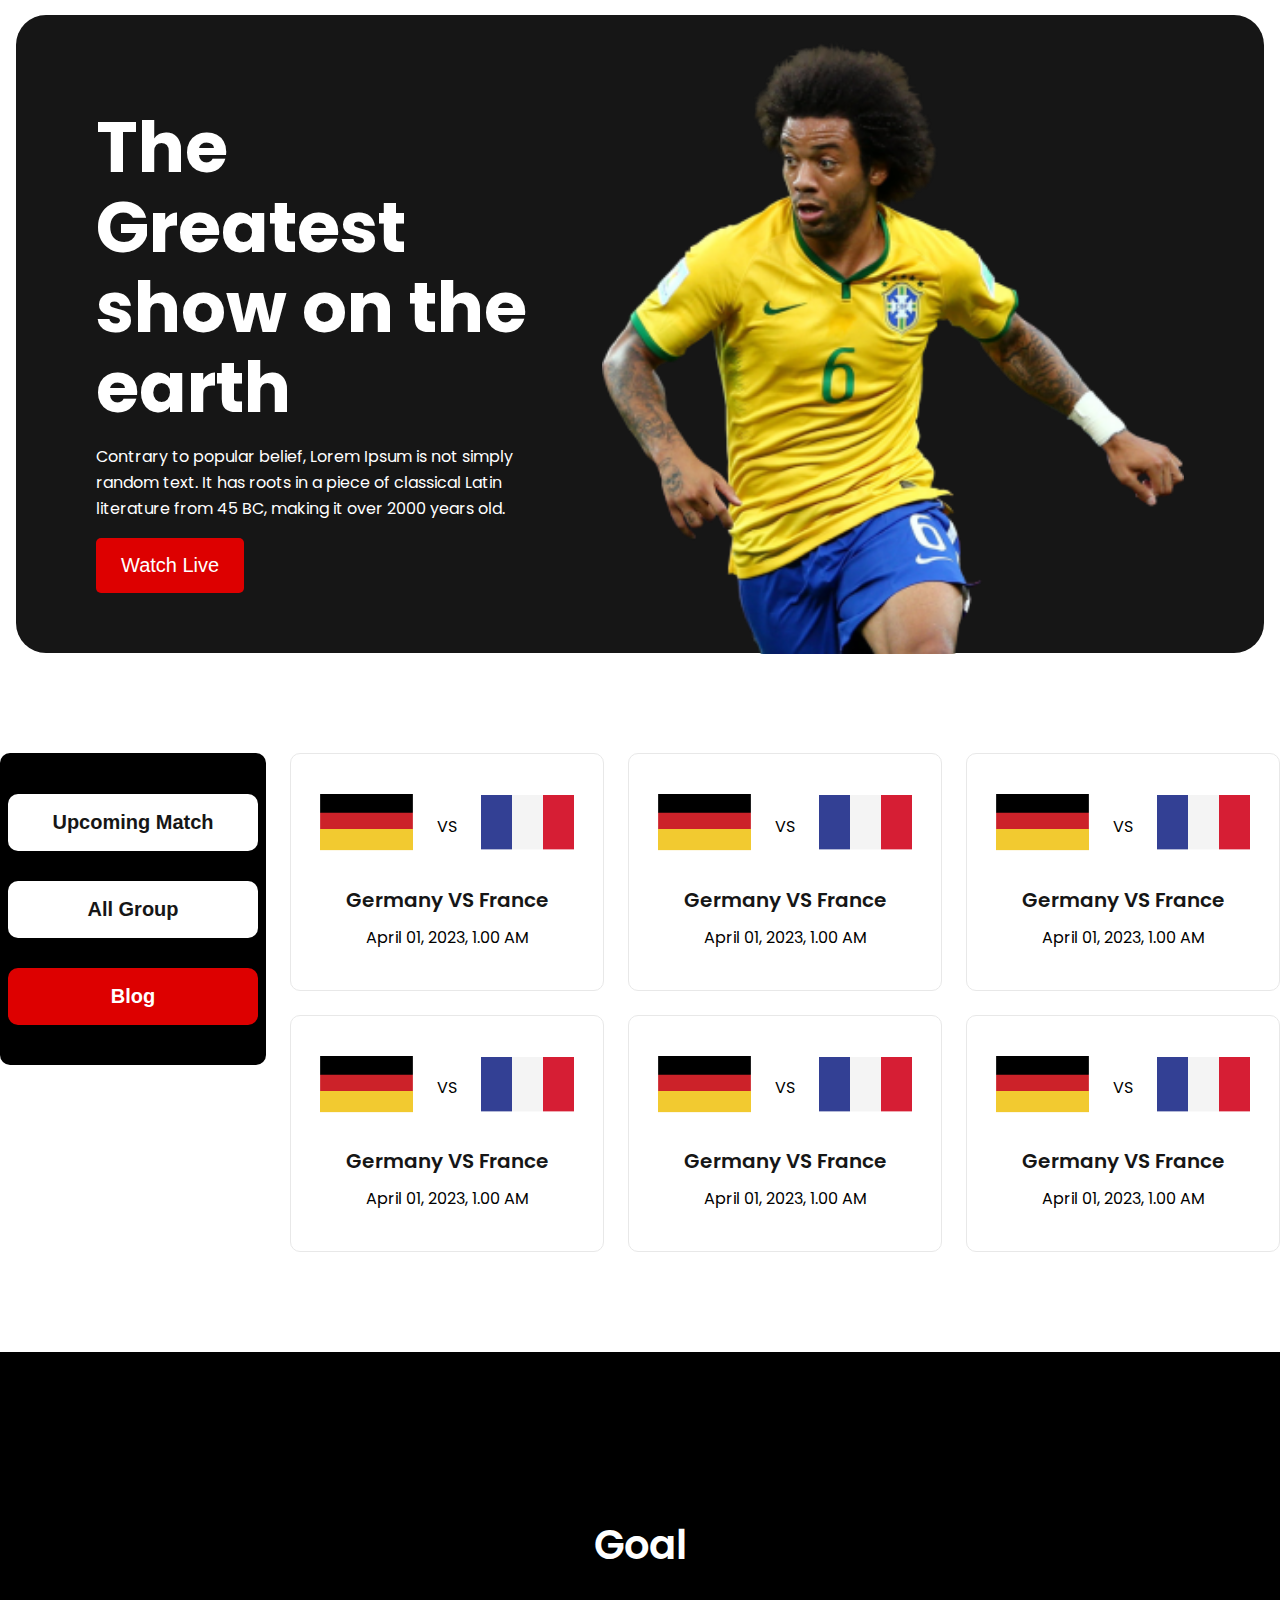
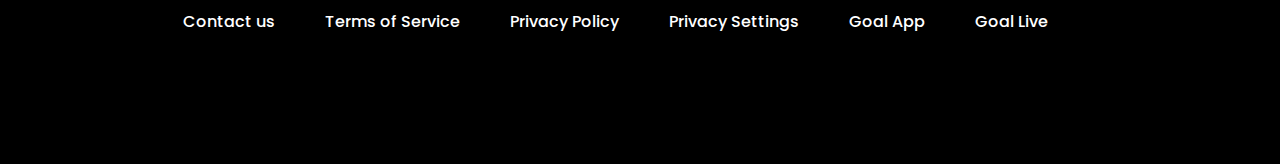
<file: upcomingMatch.html>
<!DOCTYPE html>
<html lang="en">
<head>
    <meta charset="UTF-8">
    <meta name="viewport" content="width=device-width, initial-scale=1.0">
    <title>Upcoming Match</title>
    <link rel="stylesheet" href="style.css">
    <link rel="stylesheet" href="upcomingMatch-style.css">
</head>
<body>
    <header>
        <div class="contant">
            <h1>The Greatest show on the earth</h1>
            <p>Contrary to popular belief, Lorem Ipsum is not simply 
                random text. It has roots in a piece of classical Latin literature from 45 BC, making it over 2000 years old.</p>
                <div class="header-btn">
                    <button type="button">Watch Live <i class="fa-regular fa-chevron-right"></i></button>
                </div>
        </div>
        <div class="headerIMG">
            <picture>
                <img src="assets/Banner Image.png" alt="Player">
            </picture>
        </div>
    </header>
    <main>
        <!-- left navigation tag -->
        <section class="navbar">
            <div class="navlink">
                <input type="button" value="Upcoming Match">
            </div>
            <div class="navlink"><input type="button" value="All Group"></div>
            <div class="differen-navlink"><input type="button" value="Blog"></div>
        </section>
        <section class="upcomingMatch">
            <div class="match">
                <div class="flag"><picture><img src="assets/germany Flag.png" alt=""></picture><span>VS</span>
                <picture><img src="assets/Flag.png" alt=""></picture></div>
                <h4>Germany VS France</h4><p>April 01, 2023, 1.00 AM</p>
            </div>
            <div class="match">
                <div class="flag"><picture><img src="assets/germany Flag.png" alt=""></picture><span>VS</span>
                <picture><img src="assets/Flag.png" alt=""></picture></div>
                <h4>Germany VS France</h4><p>April 01, 2023, 1.00 AM</p>
            </div>
            <div class="match">
                <div class="flag"><picture><img src="assets/germany Flag.png" alt=""></picture><span>VS</span>
                <picture><img src="assets/Flag.png" alt=""></picture></div>
                <h4>Germany VS France</h4><p>April 01, 2023, 1.00 AM</p>
            </div>
            <div class="match">
                <div class="flag"><picture><img src="assets/germany Flag.png" alt=""></picture><span>VS</span>
                <picture><img src="assets/Flag.png" alt=""></picture></div>
                <h4>Germany VS France</h4><p>April 01, 2023, 1.00 AM</p>
            </div>
            <div class="match">
                <div class="flag"><picture><img src="assets/germany Flag.png" alt=""></picture><span>VS</span>
                <picture><img src="assets/Flag.png" alt=""></picture></div>
                <h4>Germany VS France</h4><p>April 01, 2023, 1.00 AM</p>
            </div>
            <div class="match">
                <div class="flag"><picture><img src="assets/germany Flag.png" alt=""></picture><span>VS</span>
                <picture><img src="assets/Flag.png" alt=""></picture></div>
                <h4>Germany VS France</h4><p>April 01, 2023, 1.00 AM</p>
            </div>

        </section>
    </main>
    <footer>
        <h2>Goal</h2>
        <div class="footerContant">
            <a href="#">Contact us</a><a href="#">Terms of Service</a><a href="#">Privacy Policy</a><a href="#">Privacy Settings</a><a href="#">Goal App</a><a href="#">Goal Live</a>
        </div>
    </footer>
</body>
</html>
</file>
<file: style.css>
/* Poppins font link */
@import url('https://fonts.googleapis.com/css2?family=Poppins:wght@400;500;600;700&display=swap');

/* Body style */
body{
    margin: 0;
    padding: 0;
    font-family: Poppins;
}
/* Header Style here */
header{
    background: #161616;
    border-radius: 30px;
    display: flex;
    justify-content: center;
    gap: 50px;
    align-items: center;
    color: #fff;
    width: 85%;
    max-width: 2000px;
    margin: 15px auto;
    padding: 33px 80px 0px 80px;
    height: 605px;
}
.contant{
    width: 530px;
    padding: 110px 0;
}
.contant h1{
    font-size: 70px;
    font-weight: 700;
    margin: 0;
    line-height: 80px;
}
.contant p{
    font-size: 16px;
    font-weight: 400;
    line-height: 26px;
}
.header-btn button{
    color: #fff;
    background: #d00;
    padding: 16px 25px;
    font-size: 20px;
    font-weight: 400;
    border: none;
    border-radius: 5px;
}
.headerIMG img{
    height: 613px;
}
/* headir section end here */
.navbar{
    background: #000;
    display: flex;
    flex-direction: column;
    width: 312px;
    height: 312px;
    align-items: center;
    justify-content: center;
    gap: 30px;
    border-radius: 10px;
}
.navlink input{
    width: 250px;
    background: #fff;
    color: #161616;
    font-size: 20px;
    border-radius: 10px;
    border: none;
    padding: 17px 40px;
    font-weight: 600;
}
.differen-navlink input{
    width: 250px;
    background: #d00;
    font-size: 20px;
    border-radius: 10px;
    border: none;
    padding: 17px 40px;
    font-weight: 600;
    color: #fff;
}
/* Main section style */
main{
    display: flex;
    gap: 24px;
    margin: 100px auto;
    width: 100%;
    max-width: 2000px;
}
/* Blogs Style start from here */
.blogs-container{
    display: grid;
    grid-template-columns: repeat(3, 1fr);
    gap: 24px;
    width: 90%;
    max-width: 2000px;
    margin: auto;
}
.blogs{
    width: 312px;
    border: 1px solid #e8e8e8;
    box-shadow: 1px 1px 1px #e8e8e8;
    border-radius: 10px;
}
.blogsContant{
    margin: 20px;
}
.transfer{
    border: 1px solid #161616;
    border-radius: 5px;
    width: 100px;
    padding: 4px 16px;
    text-align: center;
}
.blogsContant h3{
    font-size: 18px;
    font-weight: 600;
    color: #161616;
}
.blogs-footer{
    display: flex;
    gap: 30px;
}
.blogs-footer p{
    display: inline-block;
    margin: 0px 4px;
}
.view-btn{
    display: none;
}
/* Footter section style */
footer{
    width: 100%;
    max-width: 2000px;
    background: #000;
    color: #fff;
    text-align: center;
    padding: 130px 0px;
    margin: auto;
}
footer h2{
    font-size: 40px;
    font-weight: 600;
}
footer a{
    font-size: 16px;
    font-weight: 500;
    color: #fff;
    text-decoration: none;
    margin-right: 50px;
}
/* Media Queries for mobile view*/
@media screen and (max-width: 687px) {
   header{
    flex-direction: column;
    height: 100%;
    padding: 33px 0px 0px;
    margin: 10px auto;
    gap: 20px;
    width: 80%;
   }
   .contant{
    width: 230px;
    text-align: center;
    padding: 0;
   }
   .contant h1{
    font-size: 22px;
    line-height: normal;
    text-align: center;
    margin: 28px 53px 0px;
    width: 230px;
    margin: auto;
   }
   .contant p{
    font-size: 14px;
    font-weight: 400;
    overflow: hidden;
    height: 50px;
    width: 100%;
    margin: auto;
    margin: 8px 0px 20px;
    color: rgba(255, 255, 255, 0.80);;
   }
   .contant p:hover{
    overflow:auto;
   }
   .headerIMG img{
    height: 245px;
    text-align: center;
   }
   .header-btn button{
    width: 161px;
    height: 40px;
    font-size: 20px;
    font-weight: 400;
    padding: 8px 12px;
   }
   /* Main section */
   main{
    flex-direction: column;
    align-items: center;
    margin: 20px 0px;
   }
   .navbar{
    background: #fff;
    gap: 16px;
    justify-items: center;
    height: 170px;
    width: 180px;
   }
   .navlink input{
    width: auto;
    max-width: 210px;
    padding: 9px 25px;
    border: 1px solid #E8E8E8;
   }
   .differen-navlink input{
    width: auto;
    max-width: 210px;
    border: 1px solid #E8E8E8;
    padding: 9px 53px;
   }
   .blogs-container{
    grid-template-columns: repeat(1, 1fr);
    justify-items: center;
   }
   /* Footer */
   footer{
    padding: 24px 0px;
    width: 100%;
   }
   footer a{
    margin: 0;
   }
   .footerContant{
    display: flex;
    flex-direction: column;
    gap: 30px;
    margin: 0;
    padding: 0;
    text-align: center;
   }
}
@media screen and (min-width: 688px) and (max-width:992px) {
    /* heading part */
    header{
        margin: 50px auto;
        padding: 60px 0px 0px 30px;
        width: 90%px;
        height: 335px;
        gap: 2px;
        justify-content: space-around;
    }
    .contant{
        padding: 0px;
        width: 40%;
    }
    .contant h1{
        font-size: 40px;
        line-height: 50px;
        width: 290px;
    }
    .contant p{
        font-size: 14px;
        font-weight: 400;
        height: 50px;
        width: 316px;
        text-overflow: ellipsis;
        overflow: hidden;
    }
    .headerIMG img{
        width: 323px;
        height: 340px;
    }
    main{
        flex-direction: column;
        margin-top: 70px;
        margin-bottom: 70px;
    }
    .navbar{
        flex-direction: row;
        background: none;
        width: auto;
        height: auto;
        gap: 10px;
    }
    .navlink input{
        width: 230px;
        height: 65px;
        border: 1px solid #E8E8E8;
    }
    .differen-navlink input{
        width: 230px;
        height: 65px;
        border: 1px solid #E8E8E8;
    }
    .tablet{
        display: none;
    }
    .view-btn{
        text-align: center;
        margin-top: 50px;
        display: block;
    }
    .view-btn button{
        background: #d00;
        padding: 12px 30px;
        border-radius: 5px;
        color: #fff;
        font-size: 20px;
        font-weight: 400;
        border: none;
    }
    .blogs-container{
        grid-template-columns: repeat(2, 1fr);
        justify-items: center;
}
footer{
    padding-top: 1px;
    padding-bottom: 10px;
}

.footerContant{
    display: grid;
    grid-template-columns: repeat(3, 1fr);
    gap: 30px;
    margin: 0;
    padding: 0;
    text-align: center;
   }

}
</file>
<file: upcomingMatch-style.css>
.upcomingMatch{
    display: grid;
    grid-template-columns: repeat(3, 1fr);
    gap: 24px;
    width: 80%;
}
.match{
    width: 312px;
    border: 1px solid #E8E8E8;
    text-align: center;
    padding: 40px 0px;
    border-radius: 10px;
}
.flag{
    display: flex;
    justify-content: center;
    gap: 23px;
    align-items: center;
}
.match h4{
    margin-bottom: 10px;
    font-size: 20px;
    font-weight: 600;
    color: #161616;
}
.match p{
    margin: 0px;
}
@media screen and (max-width: 687px) {
    main{
        flex-direction: column;
        align-items: center;
        margin: 20px 0px;
       }
       .navbar{
        background: #fff;
        gap: 16px;
        justify-items: center;
        height: 170px;
        width: 180px;
       }
       .navlink input{
        width: auto;
        max-width: 210px;
        padding: 9px 25px;
        border: 1px solid #E8E8E8;
       }
       .differen-navlink input{
        width: auto;
        max-width: 210px;
        border: 1px solid #E8E8E8;
        padding: 9px 53px;
       }
       .upcomingMatch{
        grid-template-columns: repeat(1, 1fr);
        justify-items: center;
       } 
}
@media screen and (min-width: 688px) and (max-width:992px) {
    main{
        flex-direction: column;
        margin-top: 70px;
        margin-bottom: 70px;
    }
    .navbar{
        flex-direction: row;
        background: none;
        width: auto;
        height: auto;
        gap: 10px;
    }
    .navlink input{
        width: 230px;
        height: 65px;
        border: 1px solid #E8E8E8;
    }
    .differen-navlink input{
        width: 230px;
        height: 65px;
        border: 1px solid #E8E8E8;
    }
    .upcomingMatch{
        grid-template-columns: repeat(2, 1fr);
        justify-items: center;
        margin: auto;
}
}
</file>
